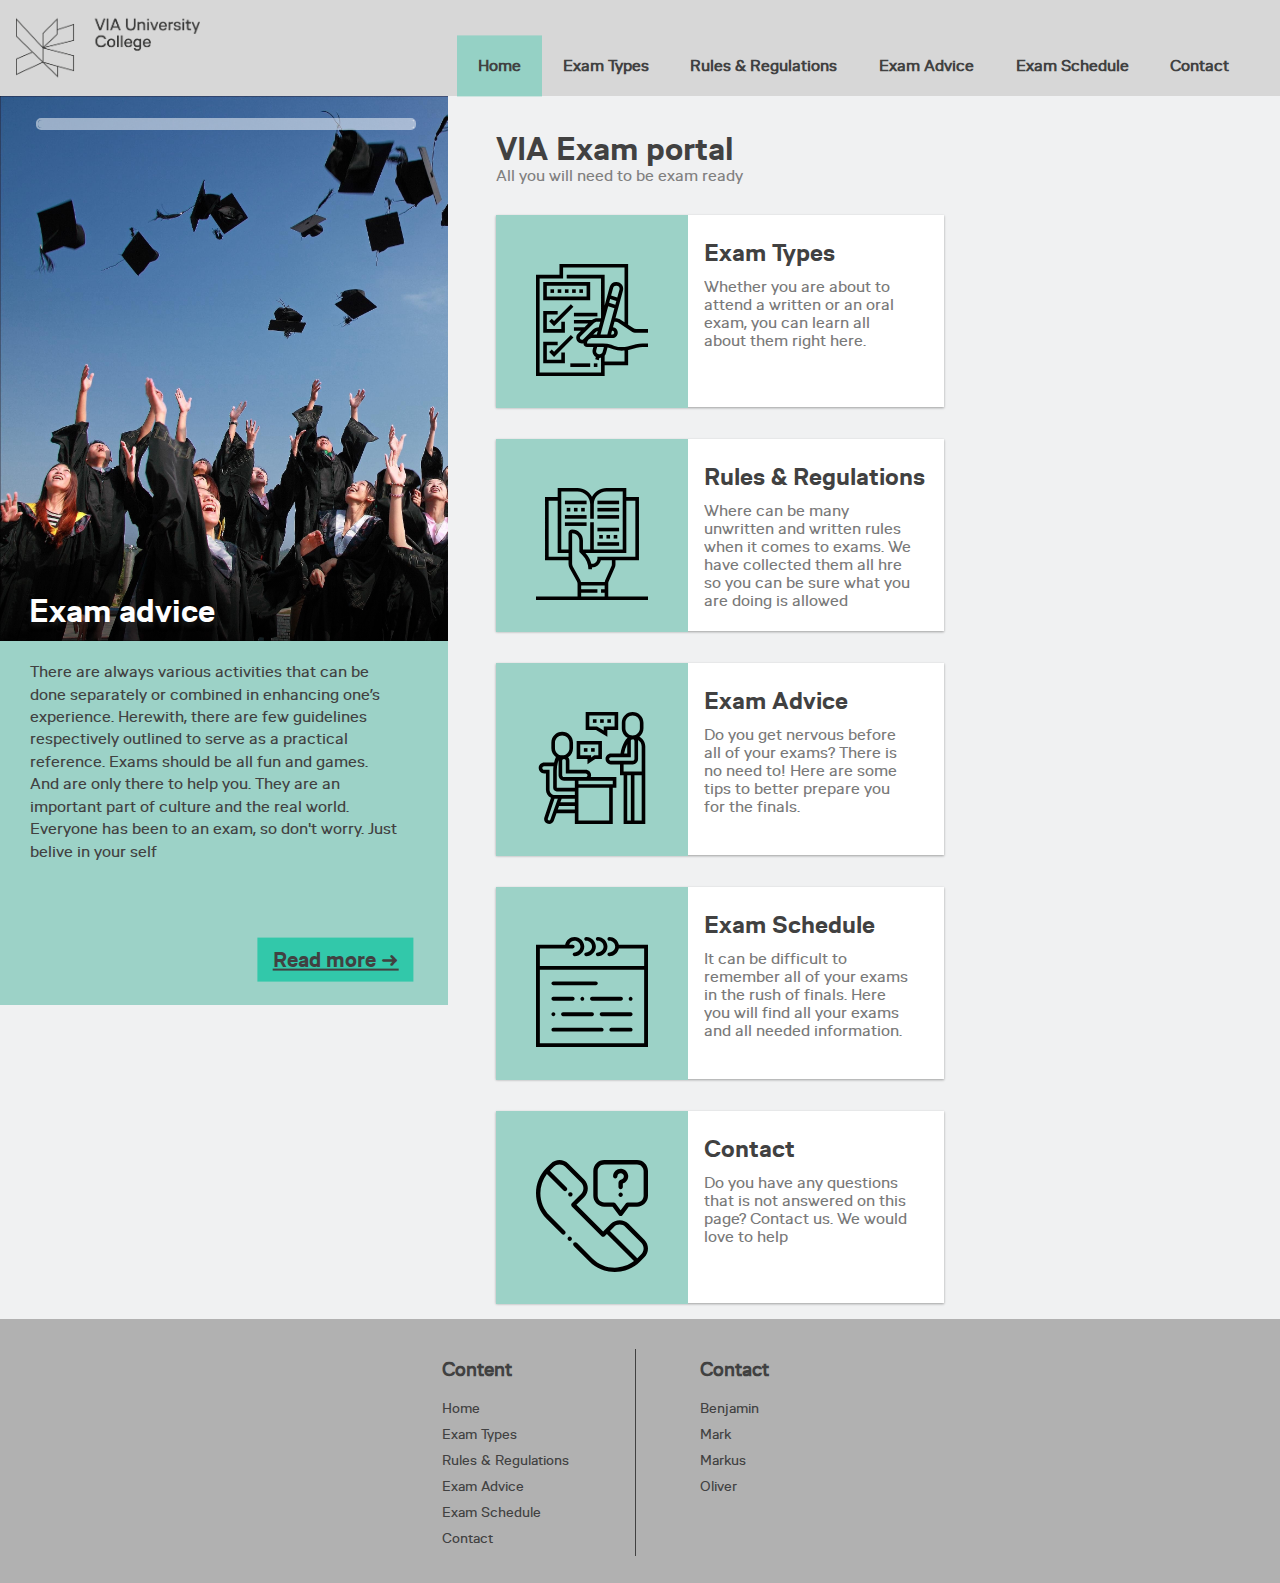
<file: index.html>
<!DOCTYPE html>
<html lang="en">
    <head>
    <meta name="viewport" content="width=device-width, initial-scale=1.0">
    <meta charset="utf-8">
    <title>Exams | VIA</title>
    <link rel="stylesheet" href="style/style.css">
    <link rel="stylesheet" href="style/index.css">
    <script src="https://ajax.googleapis.com/ajax/libs/jquery/3.4.1/jquery.min.js"></script>
    <script src="scripts/script.js"></script>
</head>

<body>
    <!--Lavet af Oliver-->
    <div id="header">
        <a href="index.html"><img src="img/logo.png" alt="VIA Logo"></a>
        <div id="collapse" onclick="toggleMenu();"></div>
        <div id="menuContainer">
            <ul>
                <li class="active"><a href="index.html">Home</a></li>
                <li><a href="exam_types.html">Exam Types</a></li>
                <li><a href="exam_rules.html">Rules &#38; Regulations</a></li>
                <li><a href="exam_advice.html">Exam Advice</a></li>
                <li><a href="exam_schedule.html">Exam Schedule</a></li>
                <li><a href="contact.html">Contact</a></li>
            </ul>
        </div>
    </div>
    <div id="context">
        <div id="left" class="container">
            <div class="timer">
                <div class="bar">
                </div>
            </div>
            <div class="slide" id="a">
                <div class="image"></div>
                <div class="foot">
                    <h1>Exam advice</h1>
                    <p>There are always various activities that can be done separately or combined in enhancing one’s experience. Herewith, there are few guidelines respectively outlined to serve as a practical reference. Exams should be all fun and games. And are only there to help you. They are an important part of culture and the real world. Everyone has been to an exam, so don't worry. Just belive in your self</p>
                    <a class="button" href="exam_advice.html">Read more ➜</a>
                </div>
            </div>
            <div class="slide" id="b">
                <div class="image"></div>
                <div class="foot">
                    <h1>Exam types</h1>
                    <p>Love them or hate them, they play the major role in deciding your final grade. While many students feel that they are an unfair way to measure how much knowledge or expertise they have gained in their chosen area of study, exams are here to stay and so we might as well get used to that fact.</p>
                    <a class="button" href="exam_types.html">Read more ➜</a>
                </div>
            </div>
        </div>
        <div id="right">
            <h1 class="h1">VIA Exam portal</h1>
            <h2 class="h2">All you will need to be exam ready</h2>
            <a href="exam_types.html">
                <div class="card">
                    <div class="cardDes">
                        <img class="image" alt="checklist" src="img/001-checklist.svg">
                    </div>
                    <div class="cardText">
                        <p>Exam Types</p>
                        <span>Whether you are about to attend a written or an oral exam, you can learn all about them right here.</span>
                    </div>
                </div>
            </a>
            <a href="exam_rules.html">
                <div class="card">
                    <div class="cardDes">
                        <img class="image" alt="instructions" src="img/002-instruction.svg">
                    </div>
                    <div class="cardText">
                        <p>Rules &#38; Regulations</p>
                        <span>Where can be many unwritten and written rules when it comes to exams. We have collected them all hre so you can be sure what you are doing is allowed</span>
                    </div>
                </div>
            </a>
            <a href="exam_advice.html">
                <div class="card">
                    <div class="cardDes">
                        <img class="image" alt="advise" src="img/003-assigment.svg">
                    </div>
                    <div class="cardText">
                        <p>Exam Advice</p>
                        <span>Do you get nervous before all of your exams? There is no need to! Here are some tips to better prepare you for the finals.</span>
                    </div>
                </div>
            </a>
            <a href="exam_schedule.html">
                <div class="card">
                    <div class="cardDes">
                        <img class="image" alt="schedule" src="img/004-calendar.svg">
                    </div>
                    <div class="cardText">
                        <p>Exam Schedule</p>
                        <span>It can be difficult to remember all of your exams in the rush of finals. Here you will find all your exams and all needed information.</span>
                    </div>
                </div>
            </a>
            <a href="contact.html">
                <div class="card">
                    <div class="cardDes">
                        <img class="image" alt="contact" src="img/005-contact.svg">
                    </div>
                    <div class="cardText">
                        <p>Contact</p>
                        <span>Do you have any questions that is not answered on this page? Contact us. We would love to help</span>
                    </div>
                </div>
            </a>
        </div>
    </div>
    <div id="footer">
        <div id="cont">
            <ul id="menuFooter">
                <li>Content</li>
                <li><a href="index.html">Home</a></li>
                <li><a href="exam_types.html">Exam Types</a></li>
                <li><a href="exam_rules.html">Rules &#38; Regulations</a></li>
                <li><a href="exam_advice.html">Exam Advice</a></li>
                <li><a href="exam_schedule.html">Exam Schedule</a></li>
                <li><a href="contact.html">Contact</a></li>
            </ul>
            <ul id="contactFooter">
                <li><a href="contact.html">Contact</a></li>
                <li>Benjamin</li>
                <li>Mark</li>
                <li>Markus</li>
                <li>Oliver</li>
            </ul>
        </div>
    </div>
</body>
</html>
</file>
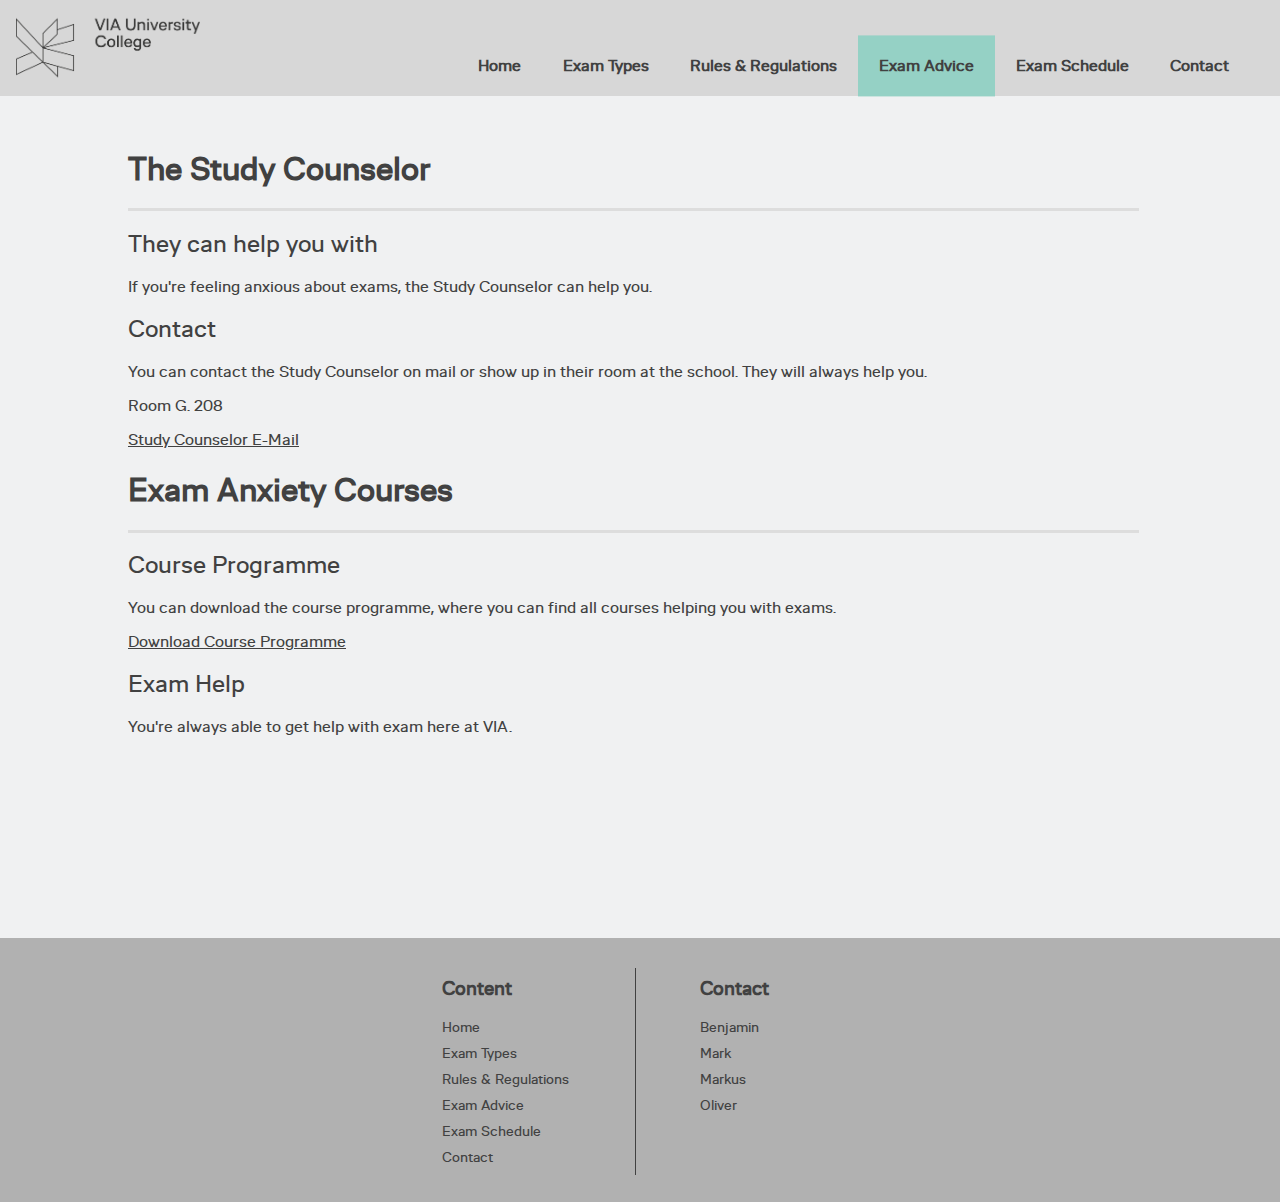
<file: exam_advice.html>
<!DOCTYPE html>
<html lang="en">
    <head>
    <meta name="viewport" content="width=device-width, initial-scale=1.0">
    <meta charset="utf-8">
    <title>Exam Advice | VIA</title>
    <link rel="stylesheet" href="style/style.css">
    <link rel="stylesheet" href="style/exam3.css">
        <script src="https://ajax.googleapis.com/ajax/libs/jquery/3.4.1/jquery.min.js"></script>
        <script src="scripts/script.js"></script>
</head>

<body>
    <!--
            Lavet af Benjamin
        -->
    <div id="header">
        <a href="index.html"><img src="img/logo.png" alt="VIA Logo"></a>
        <div id="collapse" onclick="toggleMenu();"></div>
        <div id="menuContainer">
            <ul>
                <li><a href="index.html">Home</a></li>
                <li><a href="exam_types.html">Exam Types</a></li>
                <li><a href="exam_rules.html">Rules &#38; Regulations</a></li>
                <li class="active"><a href="exam_advice.html">Exam Advice</a></li>
                <li><a href="exam_schedule.html">Exam Schedule</a></li>
                <li><a href="contact.html">Contact</a></li>
            </ul>
        </div>
    </div>
    <div id="context" class="text">
        <div class="header">
            <h1>The Study Counselor</h1>
            <hr />
        </div>
        <div>
            <h2>They can help you with</h2>
            <p>If you're feeling anxious about exams, the Study Counselor can help you.</p>

            <h2>Contact</h2>
            <p>You can contact the Study Counselor on mail or show up in their room at the school. They will always help you.</p>
            <p>Room G. 208</p>
            <a href="mailto:horsens.studyadm.eng@via.dk">Study Counselor E-Mail</a>
        </div>

        <div class="header">
            <h1>Exam Anxiety Courses</h1>
            <hr />
        </div>

        <div>
            <h2>Course Programme</h2>
            <p>You can download the course programme, where you can find all courses helping you with exams.</p>
            <a href="files/Course_Programme_Kursusprogram_2019.pdf">Download Course Programme</a>

            <h2>Exam Help</h2>
            <p>You're always able to get help with exam here at VIA.</p>
        </div>
    </div>
    <div id="footer">
        <div id="cont">
            <ul id="menuFooter">
                <li>Content</li>
                <li><a href="index.html">Home</a></li>
                <li><a href="exam_types.html">Exam Types</a></li>
                <li><a href="exam_rules.html">Rules &#38; Regulations</a></li>
                <li><a href="exam_advice.html">Exam Advice</a></li>
                <li><a href="exam_schedule.html">Exam Schedule</a></li>
                <li><a href="contact.html">Contact</a></li>
            </ul>
            <ul id="contactFooter">
                <li><a href="contact.html">Contact</a></li>
                <li>Benjamin</li>
                <li>Mark</li>
                <li>Markus</li>
                <li>Oliver</li>
            </ul>
        </div>
    </div>
</body></html>
</file>
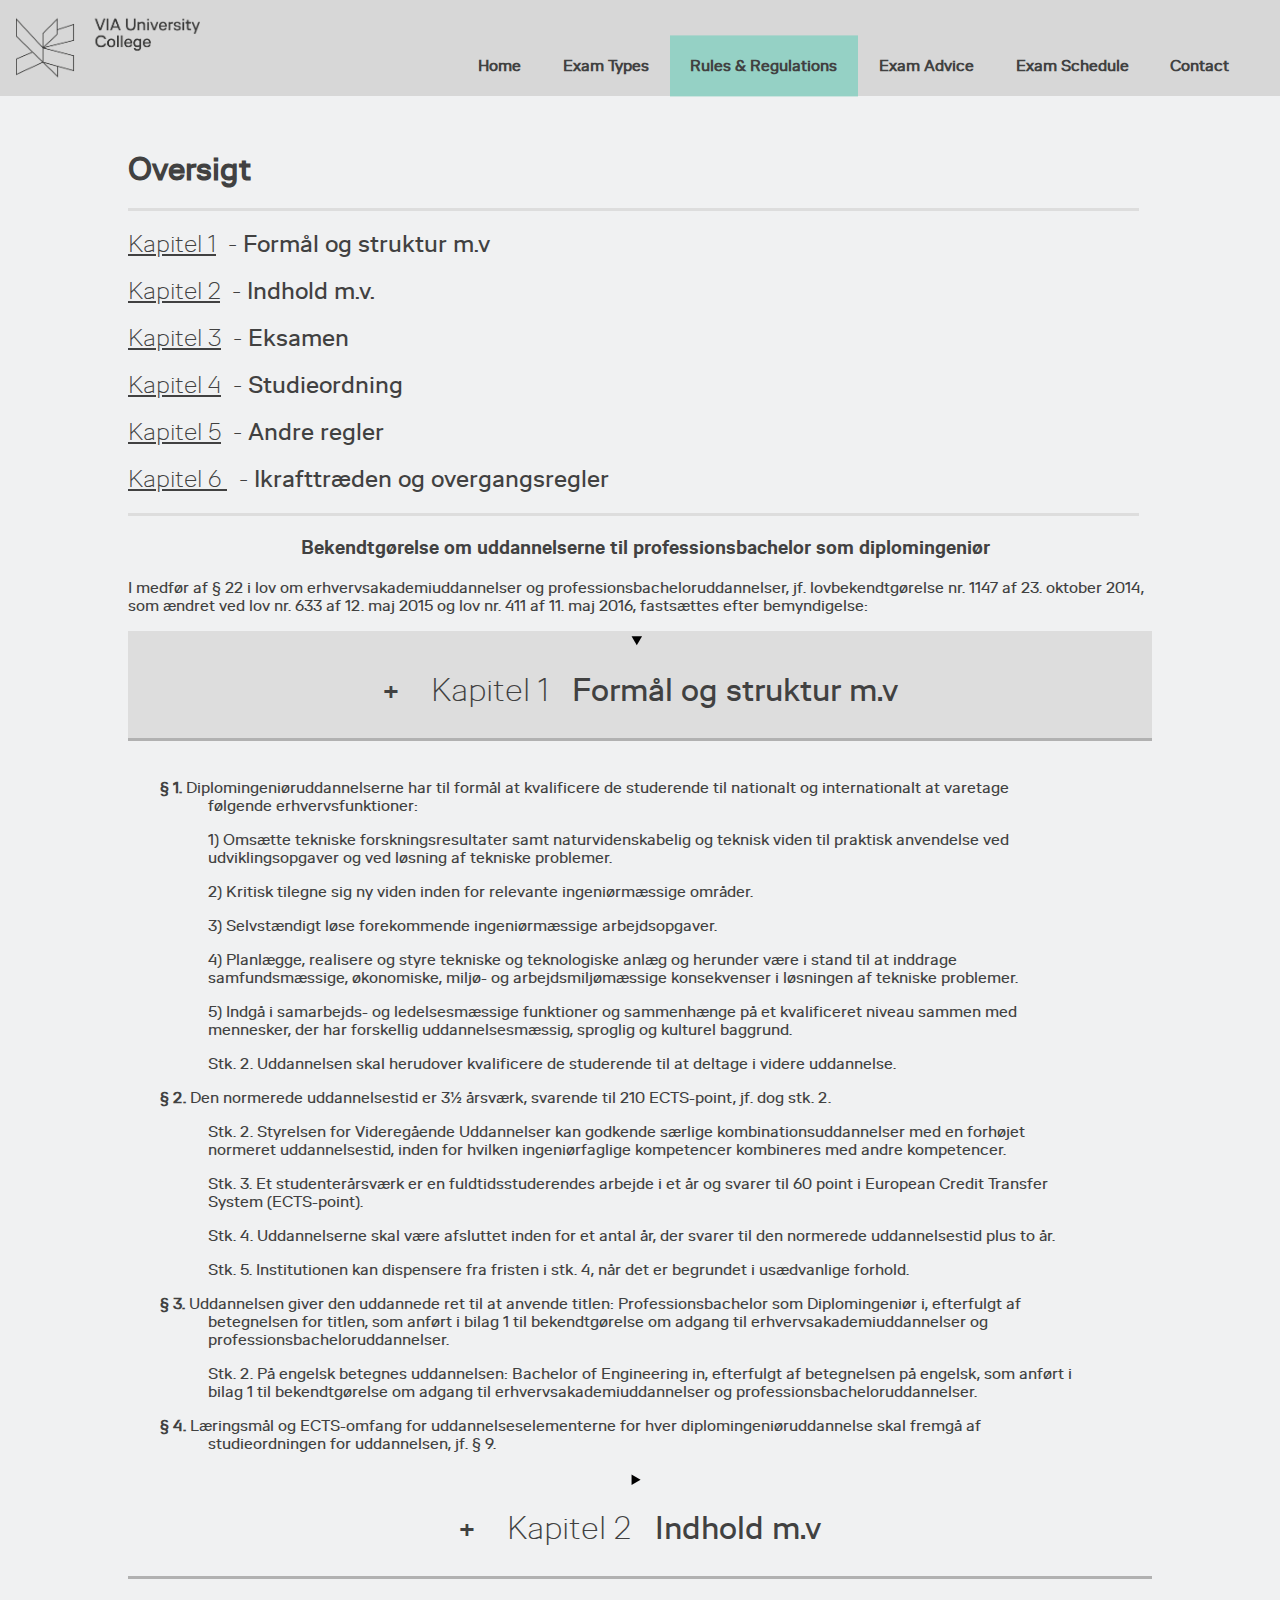
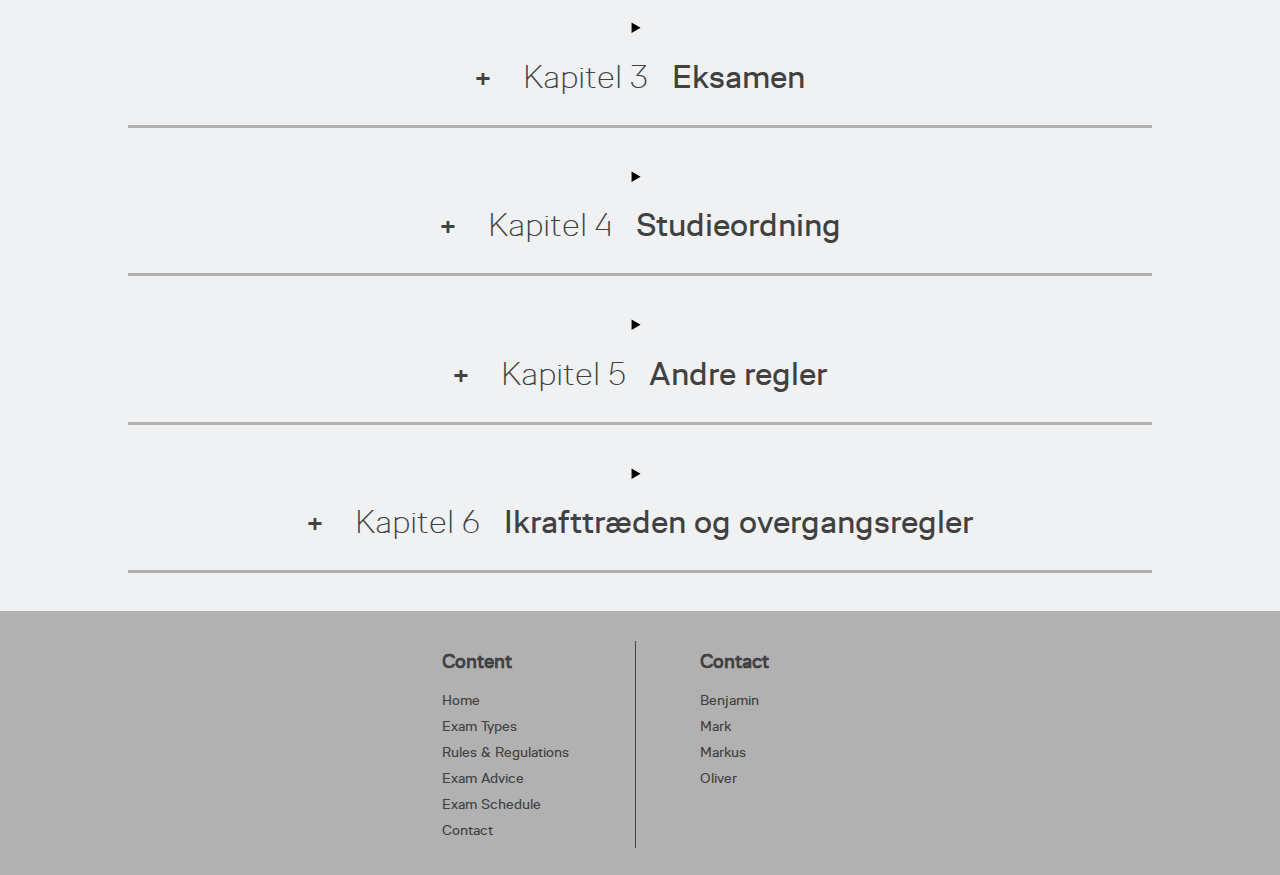
<file: exam_rules.html>
<!DOCTYPE html>
<html lang="da">

<head>

    <meta name="viewport" content="width=device-width, initial-scale=1.0">
    <meta charset="utf-8">
    <title>Rules &#38; Regulations | VIA</title>
    <link rel="stylesheet" href="style/style.css">
    <link rel="stylesheet" href="style/exam3.css">
    <script src="https://ajax.googleapis.com/ajax/libs/jquery/3.4.1/jquery.min.js"></script>
    <script src="scripts/script.js"></script>
</head>

<body>
    <!-- Lavet af Mark -->
    <div id="header">
        <a href="index.html"><img src="img/logo.png" alt="VIA Logo"></a>
        <div id="collapse" onclick="toggleMenu();"></div>
        <div id="menuContainer">
            <ul>
                <li><a href="index.html">Home</a></li>
                <li><a href="exam_types.html">Exam Types</a></li>
                <li class="active"><a href="exam_rules.html">Rules &#38; Regulations</a></li>
                <li><a href="exam_advice.html">Exam Advice</a></li>
                <li><a href="exam_schedule.html">Exam Schedule</a></li>
                <li><a href="contact.html">Contact</a></li>
            </ul>
        </div>
    </div>
    <div id="context" class="text">
        <div>
            <div class="header">
                <h1>Oversigt</h1>
            </div>
            <hr />
            <h2><a href="#Kapitel1">Kapitel 1</a><span>-</span> Formål og struktur m.v</h2>
            <h2><a href="#Kapitel2">Kapitel 2</a><span>-</span> Indhold m.v.</h2>
            <h2><a href="#Kapitel3">Kapitel 3</a><span>-</span> Eksamen</h2>
            <h2><a href="#Kapitel4">Kapitel 4</a><span>-</span> Studieordning</h2>
            <h2><a href="#Kapitel5">Kapitel 5</a><span>-</span> Andre regler</h2>
            <h2><a href="#Kapitel6">Kapitel 6 </a><span>-</span> Ikrafttræden og overgangsregler</h2>
            <hr />
        </div>
        <div>
            <h3>Bekendtgørelse om uddannelserne til professionsbachelor som diplomingeniør</h3>
            <p>I medfør af § 22 i lov om erhvervsakademiuddannelser og professionsbacheloruddannelser, jf. lovbekendtgørelse nr. 1147 af 23. oktober 2014, som ændret ved lov nr. 633 af 12. maj 2015 og lov nr. 411 af 11. maj 2016, fastsættes efter bemyndigelse:
            </p>

        </div>
        <div>
            <div>
                <details open>
                    <summary id="Kapitel1" class="head">
                        <h1 class="h1">Kapitel 1 <span>Formål og struktur m.v</span></h1>
                    </summary>
                    <p><span class="first">§ 1.</span> Diplomingeniøruddannelserne har til formål at kvalificere de studerende til nationalt og internationalt at varetage følgende erhvervsfunktioner:</p>
                    <p>1) Omsætte tekniske forskningsresultater samt naturvidenskabelig og teknisk viden til praktisk anvendelse ved udviklingsopgaver og ved løsning af tekniske problemer.</p>
                    <p>2) Kritisk tilegne sig ny viden inden for relevante ingeniørmæssige områder.</p>
                    <p>3) Selvstændigt løse forekommende ingeniørmæssige arbejdsopgaver.</p>
                    <p>4) Planlægge, realisere og styre tekniske og teknologiske anlæg og herunder være i stand til at inddrage samfundsmæssige, økonomiske, miljø- og arbejdsmiljømæssige konsekvenser i løsningen af tekniske problemer.</p>
                    <p>5) Indgå i samarbejds- og ledelsesmæssige funktioner og sammenhænge på et kvalificeret niveau sammen med mennesker, der har forskellig uddannelsesmæssig, sproglig og kulturel baggrund.</p>

                    <p>Stk. 2. Uddannelsen skal herudover kvalificere de studerende til at deltage i videre uddannelse.</p>

                    <p><span class="first">§ 2.</span> Den normerede uddannelsestid er 3½ årsværk, svarende til 210 ECTS-point, jf. dog stk. 2.</p>

                    <p>Stk. 2. Styrelsen for Videregående Uddannelser kan godkende særlige kombinationsuddannelser med en forhøjet normeret uddannelsestid, inden for hvilken ingeniørfaglige kompetencer kombineres med andre kompetencer.</p>

                    <p>Stk. 3. Et studenterårsværk er en fuldtidsstuderendes arbejde i et år og svarer til 60 point i European Credit Transfer System (ECTS-point).</p>

                    <p>Stk. 4. Uddannelserne skal være afsluttet inden for et antal år, der svarer til den normerede uddannelsestid plus to år.</p>

                    <p>Stk. 5. Institutionen kan dispensere fra fristen i stk. 4, når det er begrundet i usædvanlige forhold.</p>

                    <p><span class="first">§ 3.</span> Uddannelsen giver den uddannede ret til at anvende titlen: Professionsbachelor som Diplomingeniør i, efterfulgt af betegnelsen for titlen, som anført i bilag 1 til bekendtgørelse om adgang til erhvervsakademiuddannelser og professionsbacheloruddannelser.</p>

                    <p>Stk. 2. På engelsk betegnes uddannelsen: Bachelor of Engineering in, efterfulgt af betegnelsen på engelsk, som anført i bilag 1 til bekendtgørelse om adgang til erhvervsakademiuddannelser og professionsbacheloruddannelser.</p>

                    <p><span class="first">§ 4.</span> Læringsmål og ECTS-omfang for uddannelseselementerne for hver diplomingeniøruddannelse skal fremgå af studieordningen for uddannelsen, jf. § 9.</p>
                </details>
                <div>
                    <details>
                        <summary id="Kapitel2" class="head">
                            <h1 class="h1">Kapitel 2 <span>Indhold m.v</span></h1>
                        </summary>
                        <p><span class="first">§ 5.</span> Efter regler fastsat af institutionen omfatter hver diplomingeniøruddannelse følgende:</p>
                        <p>1) Obligatoriske fag, der er konstituerende for uddannelsens identitet og kompetenceprofil, samt andre obligatoriske fag, svarende til 75-150 ECTS-point.</p>
                        <p>2) Tilvalgsfag, svarende til 15-90 ECTS-point.</p>
                        <p>3) Praktik, svarende til 30 ECTS-point, jf. dog stk. 2.</p>
                        <p>4) Et bachelorprojekt, svarende til mindst 15 ECTS-point, der skal demonstrere selvstændig kritisk refleksion inden for et af institutionen godkendt emne.</p>
                        <p>Stk. 2. Studerende ved en diplomingeniøruddannelse med en erhvervsuddannelse inden for det pågældende uddannelsesområde kan efter institutionens vurdering fritages for dele af eller hele den integrerede praktik.</p>
                        <p>Stk. 3. Nærmere bestemmelse om fritagelse efter stk. 2 kan fastsættes i studieordningen.</p>
                        <p><span class="first">§ 6.</span> Praktik i uddannelserne udføres som lønnet praktik, jf. dog stk. 2, på et af institutionen godkendt praktiksted i Danmark eller i udlandet og kan efter regler fastsat af institutionen udføres som projektarbejde med eksterne partnere.
                        </p>
                        <p>Stk. 2. Praktikken kan være ulønnet, hvis der ikke kan findes en lønnet praktikplads. Ulønnet praktik kan dog højst anvendes i et omfang svarende til 30 pct. af det samlede antal praktikpladser.</p>
                        <p>Stk. 3. Praktikken tilrettelægges med udgangspunkt i den pågældende professions erhvervsforhold og kompetencebehov, sådan at den i kombination med de øvrige uddannelseselementer bidrager til, at de studerende udvikler professionel kompetence. Praktikken tilrettelægges i et progressivt forløb.
                        </p>
                        <p><span class="first">§ 7.</span> I den enkelte uddannelse indgår efter regler fastsat af institutionen værkstedspraktik for studerende, der efter institutionens vurdering ikke har de nødvendige praktiske forudsætninger for at gennemføre uddannelsen.</p>
                        <p>Stk. 2. Værkstedspraktik omfatter kurser af indtil i alt fem ugers varighed i undervisningsfrie perioder. Institutionen fastsætter regler om værkstedspraktik.</p>
                    </details>
                </div>
                <div>
                    <details>
                        <summary id="Kapitel3" class="head">
                            <h1 class="h1">Kapitel 3 <span>Eksamen</span></h1>
                        </summary>
                        <p><span class="first">§ 8.</span> For eksamen gælder bekendtgørelse om prøver i erhvervsrettede videregående uddannelser (eksamensbekendtgørelsen) og bekendtgørelse om karakterskala og anden bedømmelse ved uddannelser på Uddannelses- og Forskningsministeriets område (karakterskalabekendtgørelsen).</p>
                    </details>
                </div>
                <div>
                    <details>
                        <summary id="Kapitel4" class="head">
                            <h1 class="h1">Kapitel 4 <span>Studieordning</span></h1>
                        </summary>

                        <p><span class="first">§ 9.</span> Uddannelsesinstitutionen, der udbyder en diplomingeniøruddannelse, fastsætter følgende i en studieordning:</p>
                        <p>1) Mål for læringsudbytte i form af viden, færdigheder og kompetencer.</p>
                        <dl>

                            <dt>2) Obligatoriske uddannelseselementer, herunder</dt>
                            <dd>a) indhold,</dd>
                            <dd>b) ECTS-omfang,</dd>
                            <dd>c) læringsmål og</dd>
                            <dd>d) antal prøver.</dd>
                        </dl>
                        <dl>
                            <dt>3) Beskrivelse af tilvalgsfag, herunder</dt>

                            <dd>a) indhold,</dd>
                            <dd>b) ECTS-omfang,</dd>
                            <dd>c) læringsmål og</dd>
                            <dd>d) antal prøver.</dd>
                        </dl>
                        <dl>
                            <dt>4) Praktik, herunder</dt>
                            <dd>a) ECTS-omfang,</dd>
                            <dd>b) læringsmål og</dd>
                            <dd>c) antal prøver.</dd>
                        </dl>
                        <p>5) Krav til det afsluttende bachelorprojekt.</p>
                        <p>6) Tidsmæssig placering i uddannelsesforløbet af obligatoriske og valgfrie uddannelseselementer og af praktik, herunder prøver.</p>
                        <p>7) Regler for praktikkens gennemførelse, herunder krav og forventninger til de involverede parter.</p>
                        <p>8) Regler om merit, herunder angivelse af eventuelle meritaftaler.</p>
                        <p>9) Angivelse af, hvilke dele den studerende har mulighed for at gennemføre i udlandet, samt regler, der knytter sig hertil, herunder regler for forhåndsmerit.</p>
                        <p>10) Krav til skriftlige opgaver og projekter.</p>
                        <p>11) Angivelse af undervisnings- og arbejdsformer.</p>
                        <p>12) Retningslinjer for eventuel differentieret undervisning inden for uddannelsesforløbet.</p>
                        <p>13) Regler om værkstedspraktik, jf. <span>§ 7.</span></p>
                        <p>14) Regler om den studerendes pligt til at deltage i uddannelsesforløbet.</p>
                        <p>15) Kriterier for vurdering af studieaktivitet.</p>
                        <p>16) Eventuelle krav om læsning af tekster på fremmedsprog og angivelse af, hvilket kendskab til fremmedsprog dette forudsætter.</p>
                        <p>17) Overgangsordninger.</p>
                        <p>18) Oplysninger om eventuelle aftaler med udenlandske uddannelsesinstitutioner om parallelforløb, herunder oplysninger om, efter hvilke objektive kriterier studerende udvælges til parallelforløb.</p>
                        <p>Stk. 2. Ud over regler fastsat i henhold til denne bekendtgørelse indeholder studieordningen regler fastsat i henhold til eksamensbekendtgørelsen, jf. <span>§ 8.</span></p>
                        <p>Stk. 3. Det skal fremgå af studieordningen, at institutionen, når det er begrundet i usædvanlige forhold, kan dispensere fra de regler i studieordningen, der alene er fastsat af institutionen.</p>
                        <p><span class="first">§ 10.</span> Ved udarbejdelse af studieordninger og væsentlige ændringer heraf tager institutionen kontakt til aftagerrepræsentanter, herunder uddannelsesinstitutioner med relevante kandidatuddannelser og andre institutioner, der udbyder uddannelsen, og indhenter udtalelse fra censorformandskabet.</p>
                        <p>Stk. 2. Studieordninger og væsentlige ændringer heraf træder i kraft ved et studieårs begyndelse.</p>
                        <p>Stk. 3. Studieordninger og væsentlige ændringer heraf skal indeholde overgangsregler.</p>
                        <p>Stk. 4. Gældende studieordninger skal være tilgængelige på institutionens hjemmeside.</p>
                    </details>
                </div>
                <div>
                    <details>
                        <summary id="Kapitel5" class="head">
                            <h1 class="h1">Kapitel 5 <span>Andre regler</span></h1>
                        </summary>
                        <p><span class="first">§ 11.</span> Reglerne i kapitlerne 1, 3-4 og 6 om professionsbacheloruddannelser i bekendtgørelse om erhvervsakademiuddannelser og professionsbacheloruddannelser gælder for diplomingeniøruddannelserne.</p>
                    </details>
                </div>
                <div>
                    <details >
                        <summary id="Kapitel6" class="head">
                            <h1 class="h1">Kapitel 6 <span>Ikrafttræden og overgangsregler</span></h1>
                        </summary>
                        <p><span class="first">§ 12.</span> Bekendtgørelsen træder i kraft den 15. september 2016.</p>
                        <p>Stk. 2. Bekendtgørelse nr. 527 af 21. juni 2002 om diplomingeniøruddannelsen ophæves.</p>
                        <p>Stk. 3. Studerende, der er begyndt på uddannelsen før den 1. september 2016, kan inden for den normerede studietid fuldføre uddannelsen efter den i stk. 2, nævnte bekendtgørelse. Institutionen fastsætter regler om, hvornår der sidste gang afholdes prøver og anden bedømmelse i henhold til de hidtidige regler.</p>
                        <p>Stk. 4. Institutionen kan fastsætte overgangsregler, således at studerende, der er begyndt på en diplomingeniøruddannelse før 1. september 2016, skal færdiggøre uddannelsen efter reglerne i denne bekendtgørelse.</p>
                    </details>
                </div>
            </div>
        </div>
    </div>
    <div id="footer">
        <div id="cont">
            <ul id="menuFooter">
                <li>Content</li>
                <li><a href="index.html">Home</a></li>
                <li><a href="exam_types.html">Exam Types</a></li>
                <li><a href="exam_rules.html">Rules &#38; Regulations</a></li>
                <li><a href="exam_advice.html">Exam Advice</a></li>
                <li><a href="exam_schedule.html">Exam Schedule</a></li>
                <li><a href="contact.html">Contact</a></li>
            </ul>
            <ul id="contactFooter">
                <li><a href="contact.html">Contact</a></li>
                <li>Benjamin</li>
                <li>Mark</li>
                <li>Markus</li>
                <li>Oliver</li>
            </ul>
        </div>
    </div>
</body></html>
</file>
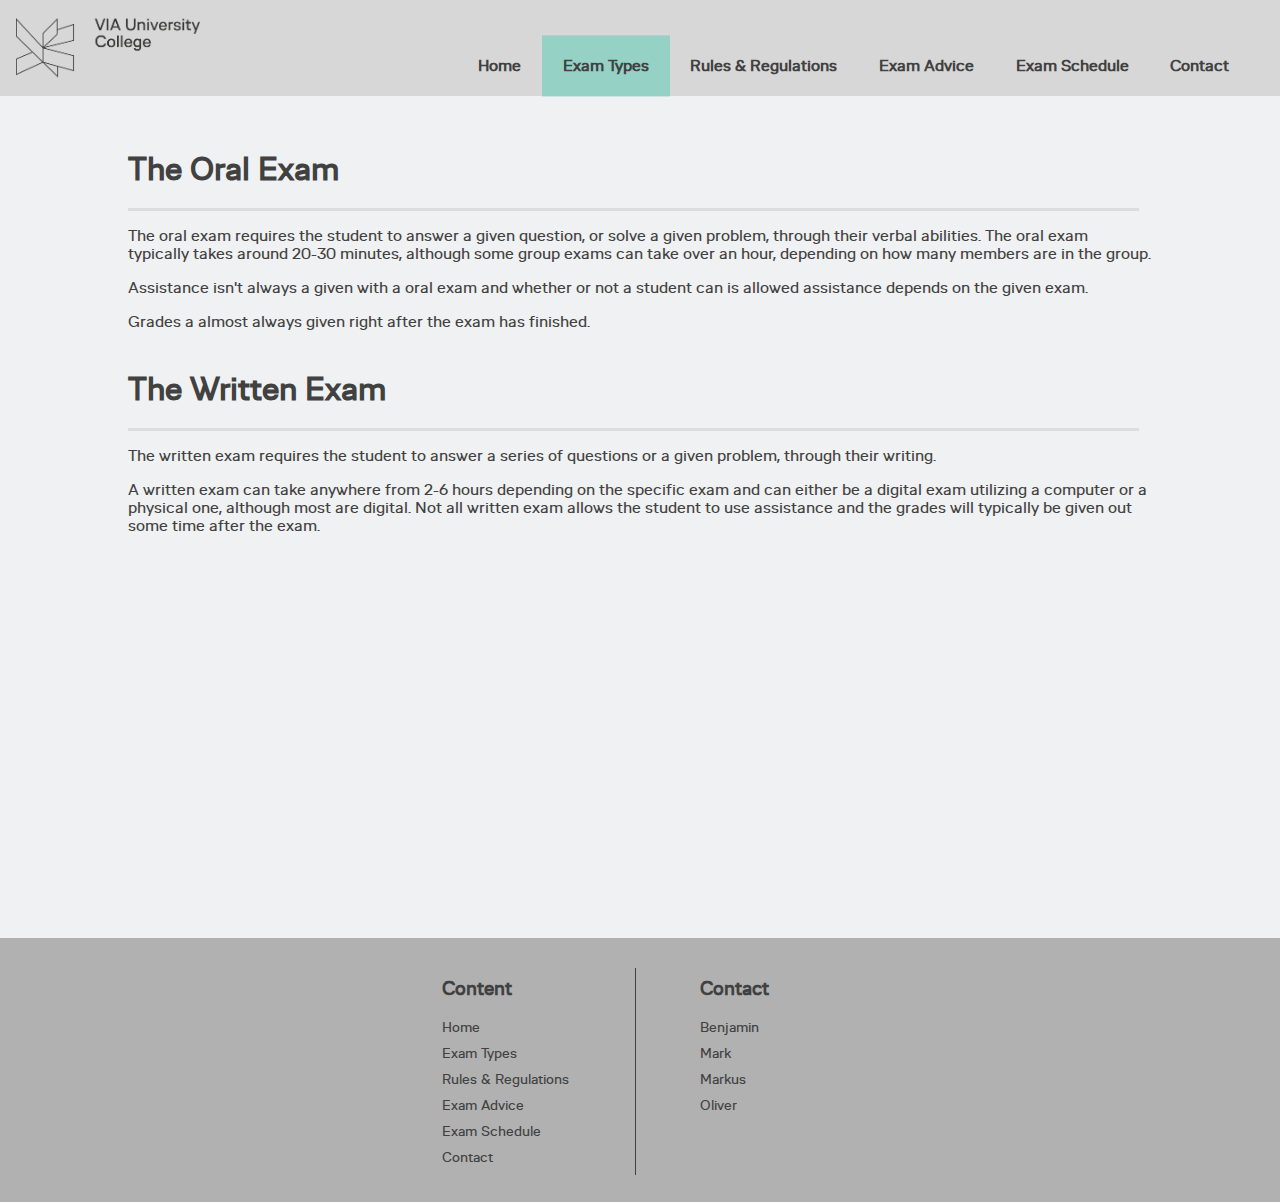
<file: exam_types.html>
<!DOCTYPE html>
<html lang="en">

<head>
    <meta name="viewport" content="width=device-width, initial-scale=1.0">
    <meta charset="utf-8">
    <title>Exam Types | VIA</title>
    <link rel="stylesheet" href="style/style.css">
    <link rel="stylesheet" href="style/exam3.css">
    <script src="https://ajax.googleapis.com/ajax/libs/jquery/3.4.1/jquery.min.js"></script>
    <script src="scripts/script.js"></script>
</head>

<body>
    <!--
    lavet af Markus
    -->
    <div id="header">
        <a href="index.html"><img src="img/logo.png" alt="VIA Logo"></a>
        <div id="collapse" onclick="toggleMenu();"></div>
        <div id="menuContainer">
            <ul>
                <li><a href="index.html">Home</a></li>
                <li class="active"><a href="exam_types.html">Exam Types</a></li>
                <li><a href="exam_rules.html">Rules &#38; Regulations</a></li>
                <li><a href="exam_advice.html">Exam Advice</a></li>
                <li><a href="exam_schedule.html">Exam Schedule</a></li>
                <li><a href="contact.html">Contact</a></li>
            </ul>
        </div>
    </div>
    <div id="context" class="text">
        <div class="header">
            <h1>The Oral Exam</h1>
            <hr />
        </div>

        <div>
            <p>
                The oral exam requires the student to answer a given question, or solve a given problem, through their
                verbal abilities. The oral exam typically takes around 20-30 minutes, although some group exams can take
                over an hour, depending on how many members are in the group.
            </p>
            <p>
                Assistance isn't always a given with a oral exam and whether or not a student can is allowed assistance
                depends on the given exam.
            </p>
            <p>
                Grades a almost always given right after the exam has finished.
            </p>
        </div>

        <div class="header">
            <h1>The Written Exam</h1>
            <hr />
        </div>

        <div>
            <p>
                The written exam requires the student to answer a series of questions or a given problem, through their
                writing.
            </p>
            <p>
                A written exam can take anywhere from 2-6 hours depending on the specific exam and can either be a
                digital exam utilizing a computer or a physical one, although most are digital. Not all written exam
                allows the student to use assistance and the grades will typically be given out some time after the exam.
            </p>
        </div>

    </div>
    <div id="footer">
        <div id="cont">
            <ul id="menuFooter">
                <li>Content</li>
                <li><a href="index.html">Home</a></li>
                <li><a href="exam_types.html">Exam Types</a></li>
                <li><a href="exam_rules.html">Rules &#38; Regulations</a></li>
                <li><a href="exam_advice.html">Exam Advice</a></li>
                <li><a href="exam_schedule.html">Exam Schedule</a></li>
                <li><a href="contact.html">Contact</a></li>
            </ul>
            <ul id="contactFooter">
                <li><a href="contact.html">Contact</a></li>
                <li>Benjamin</li>
                <li>Mark</li>
                <li>Markus</li>
                <li>Oliver</li>
            </ul>
        </div>
    </div>
</body></html>
</file>
<file: style/style.css>
@font-face {
    font-family: "VIA regular";
    src: url("fonts/via_type_regular-webfont.woff") format('woff');
}
@font-face {
    font-family: "VIA bold";
    src: url("fonts/via_type_bold-webfont.woff") format('woff');
    font-weight: bold;
}
@font-face {
    font-family: "VIA light";
    src: url("fonts/via_type_light-webfont.woff") format('woff');
    font-style: italic;
}
body{
    background: #F0F1F2;
    min-height: 100vh;
    margin: 0;
    padding: 0;
    overflow-x: hidden;
}
h1, h2, h3, h4, h5, p, a, li, dl{
    font-family: "VIA regular", sans-serif;
    color: #414141;
}
.button{
    font-family: "VIA bold", sans-serif;
    background: #32C8AA;
    border: none;
    font-size: 1.3em;
    color: #414141;
    padding: 10px 15px;
    cursor: pointer;
    transition: border .1s ease-in;  
    transform: translate(-10%,-10%);
    border-bottom: 0 solid #95D1C5;
    border-image: url(img/bgTile.png)  60 0 repeat;
}
.button:hover{
    border-bottom-width: 10px;
}
#header{
    background: #D7D7D7;
    height: 6em;
    margin: 0;
    width: 100%;
    z-index: 20;
}
#header a img{
    height: 6em;
    margin-left: 1em;
}
#header ul{
    position: absolute;
    right: 30px;
    top: 6em;
    transform: translate(0, -100%);
    margin-bottom: 0;
    margin-top: 0;
}
#header li.active{
    background: #95D1C5;
}
#header li.active a:hover{
    color: #414141;
}
#header li{
    font-family: "VIA bold", sans-serif;
    font-weight: 900;
    float: left; 
    list-style-type: none;
    padding: 1.3em;
    color: #414141;
}
#header a:hover{
    color: white;
}
#header #collapse{
    height: 4em;
    width: 4em;
    position: absolute;
    margin: 1em;
    top: 0;
    right: 0;
    background-image: url(img/menu.png);
    cursor: pointer;
    visibility: hidden;
}
#context{
    min-height: 90vh;
    z-index: -10;
}
.text{
    width: 80%;
    margin-left: 10%;
    padding-top: 2em;
}
#footer{
    background: #B1B1B1;
    height: 15em;
    margin: 0;
    width: 100%;
    padding-bottom: 1.5em;
}
#footer ul{
    float: left;
    margin: 30px 4em 0 50px;
}
#footer li{
    font-family: "VIA regular", sans-serif;
    list-style-type: none;
    color: #414141;
    font-size: .9em;
    margin: 10px 10px 10px 0;
}
#footer li:first-of-type{
    font-family: "VIA regular", sans-serif;
    font-weight: 900;
    color: #414141;
    font-size: 1.2em;
    margin-bottom: 20px;
}
#footer a, #header a{
    text-decoration: none;
    color: #414141;
}
#footer a:hover{
    color: #808080;
}
#footer #cont{
    position: absolute;
    height: inherit;
    width: 36em;
    transform: translate(-50%, 0);
    left: 50%;
}
#menuFooter{
    border-right: 1px solid #414141;
    margin-right: 0 !important;
    padding-right: 3.5em;
}
#contactFooter{
    margin-left: 1.5em !important;
}
@media screen and (max-width: 60em) {
    body{
        overflow-x: auto;
    }
    #header #menuContainer{
        position: absolute;
        height: 0;
        width: 100%;
        left: 0;
        top: 4.5em;
        margin: 1.5em 1.5em 1.5em 0;
        overflow: hidden;
        transition: height .5s ease, width .6s ease, boxShadow .6s ease;
        background: #D7D7D7;
        box-shadow: none;
        z-index: 1000 !important;
    }
    #header #menuContainer.activeMenu{
        height: 23em;
    }
    #header #collapse{
        visibility: visible;
    }
    #header ul{
        position: absolute;
        left: 0;
        top: 0;
        transform: translate(0, 0);
        width: 100%;
        margin: 0;
        padding-left: 0;
        z-index: 1000 !important;
    }
    #header li.active{
        background: #95D1C5;
    }
    #header li{
        font-family: "VIA bold", sans-serif;
        font-weight: 900;
        list-style-type: none;
        text-align: center;
        color: #414141;
        float: none;
        left: 0;
        right: unset;
        z-index: 1000 !important;
    }
}
</file>
<file: style/index.css>
.container{
    position: relative;
    min-height: 50em;
    height: calc(90vh - 6em);
    float: left;
    overflow: hidden;
}
body{
    margin: 0 !important;
    padding: 0 !important;
}
h1, h2{
    font-family: "VIA bold", sans-serif;
    font-weight: 100;
}
h2{
    font-family: "VIA regular", sans-serif;
}
#context{
    min-height: 56em;
    height: auto;
    margin-top: .8em;
}
#left{
    position: absolute;
    left: 0;
    z-index: 100;
    overflow: hidden;
    min-width: 28em;
    top: 6em;
    height: 56.8em
}
#right{
    margin-left: 30em;
    display: inline-block;
}
.slide{
    position: absolute;
    float: left;
    left: 0;
    margin:  -25px;
    height: 100%;
    width: 100%;
    background: #9CD2C7;
    overflow: hidden;
    animation: slide 30s ease infinite;
    box-sizing: content-box;
    border: 25px solid #9CD2C7;
}
.slide .image{
    height: 60%;
    margin: 0;
    animation: image 30s ease infinite;
    background-repeat: no-repeat;
    background-size: cover;
    background-position: 0%;
}
.image::after{
    content: " ";
    height: 60%;
    width: 100%;
    position: absolute;
    background: rgb(0,0,0);
    background: linear-gradient(0deg, rgba(0,0,0,0.5690651260504201) 0%, rgba(0,0,0,0) 20%);
}
.slide .foot{
    height: 40%;
    background: #9CD2C7;
    margin: 0;
    border:none;
}
.slide h1{
    position: absolute;
    top: calc(60% - 2.2em);
    font-size: 2em;
    left: .9em;
    color: white;
    text-shadow: 0 4px 5px rgba(37,37,37,0.53);
}
.slide p{
    line-height: 140%;
    margin: 20px 50px 0 30px;
    font-size: 1em;
}
.button{
    position: absolute;
    right: 0;
    bottom: 0;
    margin: .9em;
}
#a{
    z-index: 10;
    left: 0%;
}
#a .image{
    background-image: url("img/academy-celebrate-celebration-267885.jpg");
}
#b{
    animation-delay: 15s;
    z-index: 0;
    left: 105%;
}
#b .image{
    background-image: url("img/bigstock-181592464-1024x442.jpg");
    animation-delay: 15s;
}
.timer{
    position: absolute;
    width: 84%;
    height: 8px;
    background: transparent;
    border: 2px solid rgba(255,255,255,.5);
    z-index: 100;
    margin: 5% 8%;
    border-radius: 5px;
}
.bar{
    height: 8px;
    border-radius: 5px 0 0 5px;
    width: 100%;
    background: rgba(255,255,255,.5);
    animation: timer 15s linear infinite;
}
.h1{
    margin-bottom: 0;
    flex: 0 0 100%;
    min-width: 10em;
    margin-left: .5em;
}
.h2{
    font-size: 1em;
    margin-top: 0;
    color: #808080;
    flex: 0 0 100%;
    min-width: 10em;
    margin-left: 1em;
}
.card{
    width: 24em;
    min-width: 28em;
    height: 12em;
    background-color: white;
    float: left;
    flex-wrap: wrap;
    padding: 0;
    margin: 1em;
    font-family: "VIA bold", sans-serif;
    box-shadow: 0 1px 3px rgba(0,0,0,0.12), 0 1px 2px rgba(0,0,0,0.24);
    cursor: pointer;
    display: block;
    background-image: url("img/bg.png");
    background-size: contain;
    background-repeat: no-repeat;

}
.card p{
    color: #414141;
    font-size: 1.5em;
    float: left;
    text-align: left;
    margin-bottom: 0;
    width: 10em;
    word-break: break-word;
    font-family: "VIA bold", sans-serif;
    font-weight: 100;
}
.card span{
    font-weight: 100;
    text-align: left;
    font-family: "VIA regular", sans-serif;
    font-size: 1em;
    opacity: .7;
    position: relative;
    height: 5em;
    width: 13em;
    margin-top: .7em;
    float: left;
    margin-right: unset;
}
.card img{
    height: 7em;
    transform: translate(-50%, 0%) scale(1);
    transition: transform .2s ease;
    margin-left: 50%;
    margin-top: 3em;
    color: white;
}
.rules p{
    z-index: 2000;
    width: 6em;
}
.card .cardDes{
    position: absolute;
    background: #9CD2C7;
    height: 12em;
    margin: 0;
    width: 12em;
    z-index: 10;
    padding-top: .1em;
    transition: transform 0.2s cubic-bezier(.25,.8,.25,1);
}
.card:hover .cardDes{
    transform: translate(-10%, -10%) !important;
}
.cardText{
    position: relative;
    height: inherit;
    float: right;
    z-index: 0;
    display: block;
    left: unset;
    width: 15em;
}
@keyframes timer{
    0%{
        width: 0%;
        background: rgba(255,255,255,.5);
    }
    98%{
        width: 100%;
        background: rgba(255,255,255,.5);
    }
    99%{
        width: 100%;
        background: rgba(255,255,255,.0);
    }
}
@keyframes image{
    0%{
        background-position: 0;
    }
    60%{
        background-position: 100%;
    }
    80%{
        background-position: 100%;
    }
    85%{
        background-position: 100%;
    }
    100%{
        background-position: 0;
    }
}
@keyframes slide {
    0% {
        z-index: 10;
        left: 100%;
    }
    3% {
        z-index: 10;
        left: 0;
    }
    55% {
        z-index: 0;
        left: 0;
    }
    56% {
        z-index: 0;
        left: 105%;
    }
    80% {
        z-index: 0;
        left: 105%;
    }
    100% {
        z-index: 10;
        left: 105%;
    }
}
@media screen and (max-width: 60em)
{
    #left {
        display: none;
    }
    #right {
        margin-left: unset;
        display: flex;
        flex-wrap: wrap;
        justify-content: center;
        align-content: center;
        max-width: 100%;
    }
    .card{
        float: unset;
    }

    .h1, .h2 {
        text-align: center;
        width: 100%;
    }
}
</file>
<file: style/exam3.css>
h1 {
    font-family: "VIA regular", sans-serif;
    color: #414141;
    height: auto;
}
.h1{
      padding-bottom: 30px;
    border-bottom: solid #B1B1B1;
    }

h2 {
    font-family: "VIA regular", sans-serif;
    color: #414141;
    height: auto;
    font-weight: 100
}
h2 a, h2 span{
    font-family: "VIA light", sans-serif;
    font-weight: 100;
}
h3 {
    width: 100%;
    text-align: center;
    padding-bottom: 5px;
    padding-top: 5px;
    margin-bottom: 10px;
    padding-left: 10px;
    margin-top: 10px;
    margin-left: -5px;
    font-family: "VIA bold", sans-serif;
    font-weight: 100;
}
hr {
    display: block;
    height: 0;
    border: 0;
    border-top: 3px solid #ddd;
    margin: 1em 0;
    padding: 0;
    width: 79vw;
}

span {
    font-weight: 900;
    margin-left: 0.5em;
}
.head {
    padding-top: 0.1em;
    text-align: center;
}
summary::-webkit-details-marker {
    display: none;
}
summary h1:before {
    content: "+"; /* the new icon */
    color: #414141;
    font-weight: 100;
    font-family: "VIA regular", sans-serif;
    margin-right: 1em;
    cursor: pointer;
}
details{
    transition: height .5s ease;
}
details p, details dl{
    margin-left: 5em;
    margin-right: 5em;
}
details .first{
    margin-left: -3em;
}
summary{
    transition: background .2s ease;
}
summary h1{
    margin-bottom: 1.2em;
    font-weight: 100;
    cursor: pointer;
    font-family: "VIA light", sans-serif;
}
summary h1 span{
    font-weight: 100;
    font-family: "VIA regular", sans-serif;
}
details[open] summary, details:focus summary, details:active summary, details:hover summary{
    outline: none;
    background: #ddd;
}
.header {
    padding-top: 0.1em;
    margin-right: 15em;
}
</file>
